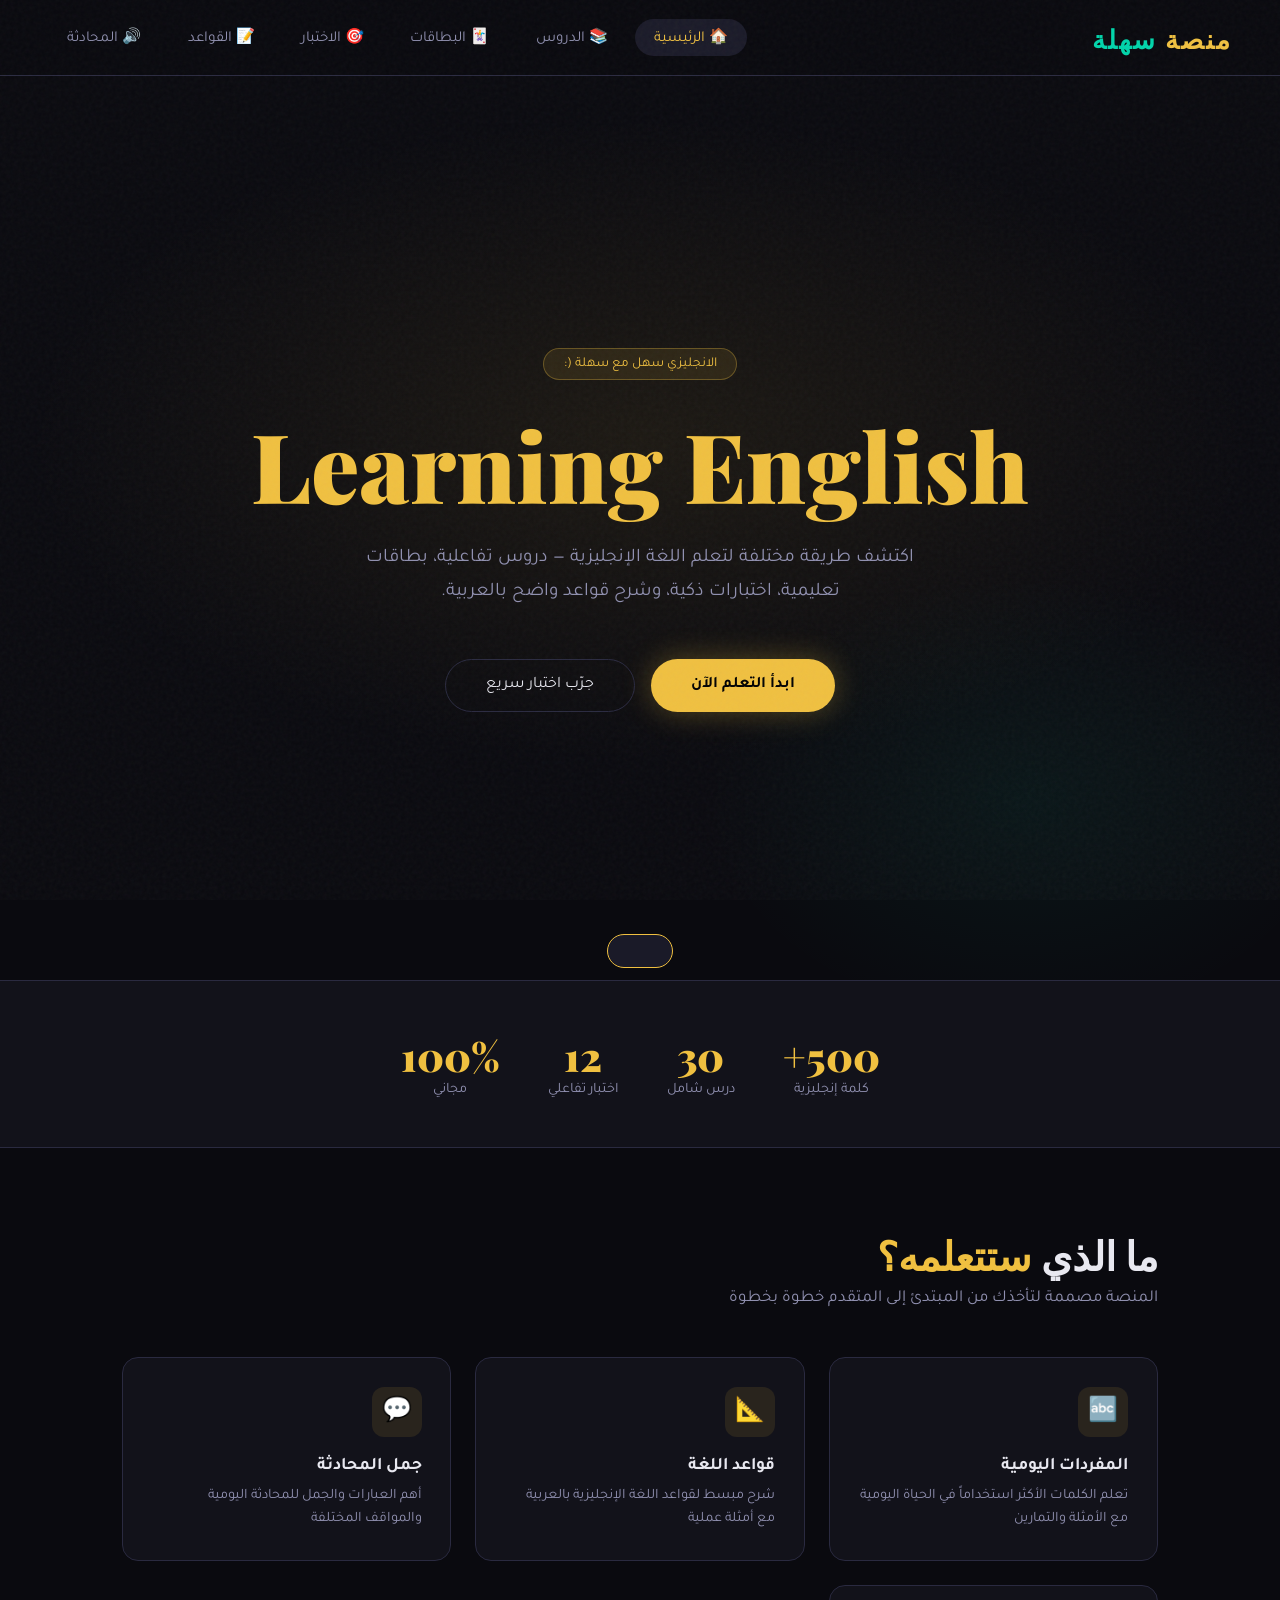
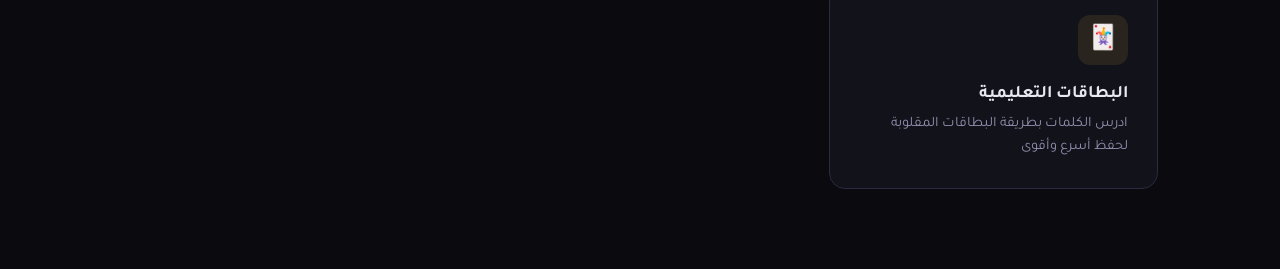
<file: index.html>
<!DOCTYPE html>
<html lang="ar" dir="rtl">
<head>
<meta charset="UTF-8">
<meta name="viewport" content="width=device-width, initial-scale=1.0">
<title>منصة سهلة</title>
<link href="https://fonts.googleapis.com/css2?family=Playfair+Display:wght@400;700;900&family=Tajawal:wght@300;400;500;700&family=Courier+Prime:wght@400;700&display=swap" rel="stylesheet">
<link rel="stylesheet" href="style.css">
</head>
<body>

<!-- NAV -->
<nav>
  <a class="logo" href="#">منصة <span>سهلة</span></a>
  <ul class="nav-links">
    <li><button class="active" onclick="showPage('home')">🏠 الرئيسية</button></li>
    <li><button onclick="showPage('lessons')">📚 الدروس</button></li>
    <li><button onclick="showPage('flashcards')">🃏 البطاقات</button></li>
    <li><button onclick="showPage('quiz')">🎯 الاختبار</button></li>
    <li><button onclick="showPage('grammar')">📝 القواعد</button></li>
    <li><button onclick="showPage('speaking')">🔊 المحادثة</button></li>
  </ul>
</nav>

<!-- HOME PAGE -->
<div id="home" class="page active">
  <section class="hero">
    <div class="hero-bg"></div>
    <div class="hero-badge">الانجليزي سهل مع سهلة (: </div>
    <h1>
      <span class="en">Learning English</span>
    </h1>
    <p>اكتشف طريقة مختلفة لتعلم اللغة الإنجليزية — دروس تفاعلية، بطاقات تعليمية، اختبارات ذكية، وشرح قواعد واضح بالعربية.</p>
    <div class="hero-btns">
      <button class="btn-primary" onclick="showPage('lessons')">ابدأ التعلم الآن</button>
      <button class="btn-outline" onclick="showPage('quiz')">جرّب اختبار سريع</button>
    </div>
  </section>

  <div class="stats">
    <div class="stat"><div class="stat-num">500+</div><div class="stat-label">كلمة إنجليزية</div></div>
    <div class="stat"><div class="stat-num">30</div><div class="stat-label">درس شامل</div></div>
    <div class="stat"><div class="stat-num">12</div><div class="stat-label">اختبار تفاعلي</div></div>
    <div class="stat"><div class="stat-num">100%</div><div class="stat-label">مجاني</div></div>
  </div>

  <div class="section">
    <h2 class="section-title">ما الذي <span>ستتعلمه؟</span></h2>
    <p class="section-sub">المنصة مصممة لتأخذك من المبتدئ إلى المتقدم خطوة بخطوة</p>
    <div class="lessons-grid">
      <div class="lesson-card" onclick="showPage('lessons')">
        <div class="lesson-icon">🔤</div>
        <div class="lesson-title">المفردات اليومية</div>
        <div class="lesson-desc">تعلم الكلمات الأكثر استخداماً في الحياة اليومية مع الأمثلة والتمارين</div>
      </div>
      <div class="lesson-card" onclick="showPage('grammar')">
        <div class="lesson-icon">📐</div>
        <div class="lesson-title">قواعد اللغة</div>
        <div class="lesson-desc">شرح مبسط لقواعد اللغة الإنجليزية بالعربية مع أمثلة عملية</div>
      </div>
      <div class="lesson-card" onclick="showPage('speaking')">
        <div class="lesson-icon">💬</div>
        <div class="lesson-title">جمل المحادثة</div>
        <div class="lesson-desc">أهم العبارات والجمل للمحادثة اليومية والمواقف المختلفة</div>
      </div>
      <div class="lesson-card" onclick="showPage('flashcards')">
        <div class="lesson-icon">🃏</div>
        <div class="lesson-title">البطاقات التعليمية</div>
        <div class="lesson-desc">ادرس الكلمات بطريقة البطاقات المقلوبة لحفظ أسرع وأقوى</div>
      </div>
    </div>
  </div>
</div>

<!-- LESSONS PAGE -->
<div id="lessons" class="page">
  <div class="section">
    <h2 class="section-title">📚 <span>الدروس</span></h2>
    <p class="section-sub">اختر الدرس الذي تريد البدء به</p>
    <div class="lessons-grid" id="lessons-grid"></div>
  </div>
</div>

<!-- LESSON DETAIL -->
<div id="lesson-detail">
  <div class="lesson-header">
    <button class="back-btn" onclick="backToLessons()">→ العودة للدروس</button>
    <h2 id="detail-title" style="font-family:'Playfair Display',serif;color:var(--gold);font-size:1.4rem;"></h2>
  </div>
  <div class="lesson-content-wrap" id="lesson-content-wrap"></div>
</div>

<!-- FLASHCARDS PAGE -->
<div id="flashcards" class="page">
  <div class="flashcard-area">
    <h2 class="section-title" style="text-align:center;margin-bottom:0.5rem;">🃏 <span>البطاقات التعليمية</span></h2>
    <p style="color:var(--text2);text-align:center;margin-bottom:2rem;">اضغط على البطاقة لتقليبها</p>
    <div class="fc-counter" id="fc-counter">بطاقة 1 من 10</div>
    <div class="flashcard-wrap" onclick="flipCard()">
      <div class="flashcard" id="flashcard">
        <div class="flashcard-face flashcard-front">
          <div class="card-hint">الكلمة بالإنجليزية</div>
          <div class="card-word" id="fc-word"></div>
          <div class="card-phonetic" id="fc-phonetic"></div>
        </div>
        <div class="flashcard-face flashcard-back">
          <div class="card-hint">المعنى بالعربية</div>
          <div class="card-translation" id="fc-translation"></div>
          <div class="card-example" id="fc-example"></div>
        </div>
      </div>
    </div>
    <div class="flashcard-controls" id="fc-controls" style="display:none;">
      <button class="fc-btn fc-learn" onclick="nextCard(false)">🔁 سأراجعها</button>
      <button class="fc-btn fc-know" onclick="nextCard(true)">✓ أعرفها</button>
    </div>
    <div id="fc-done" style="display:none;text-align:center;animation:fadeUp 0.5s ease both;">
      <div style="font-size:3rem;margin-bottom:1rem;">🎉</div>
      <div style="font-size:1.5rem;font-weight:700;color:var(--gold);margin-bottom:0.5rem;">أتقنت جميع البطاقات!</div>
      <div style="color:var(--text2);margin-bottom:1.5rem;">لقد راجعت كل الكلمات في هذه الجلسة</div>
      <button class="btn-primary" onclick="startFlashcards()">إعادة البدء</button>
    </div>
  </div>
</div>

<!-- QUIZ PAGE -->
<div id="quiz" class="page">
  <div class="quiz-container">
    <h2 class="section-title" style="margin-bottom:0.5rem;">🎯 <span>اختبار المفردات</span></h2>
    <p style="color:var(--text2);margin-bottom:2rem;">اختر المعنى الصحيح للكلمة</p>
    <div class="quiz-progress"><div class="quiz-progress-fill" id="quiz-progress" style="width:0%"></div></div>
    <div id="quiz-card"></div>
  </div>
</div>

<!-- GRAMMAR PAGE -->
<div id="grammar" class="page">
  <div class="section">
    <h2 class="section-title">📝 <span>قواعد اللغة</span></h2>
    <p class="section-sub">شرح مبسط لأهم قواعد اللغة الإنجليزية</p>
    <div class="grammar-tabs" id="grammar-tabs"></div>
    <div id="grammar-contents"></div>
  </div>
</div>

<!-- SPEAKING PAGE -->
<div id="speaking" class="page">
  <div class="speaking-container">
    <h2 class="section-title" style="margin-bottom:0.5rem;">🔊 <span>جمل المحادثة</span></h2>
    <p style="color:var(--text2);margin-bottom:2rem;">اضغط على أي جملة لسماع نطقها</p>
    <div id="speaking-list"></div>
  </div>
</div>

<!-- TOAST -->
<div class="toast" id="toast"></div>

<script src="main.js">
</script>
</body>
</html>
</file>
<file: style.css>
:root {
    --bg: #0a0a0f;
    --surface: #12121a;
    --surface2: #1a1a28;
    --gold: #f0c040;
    --gold2: #e8a020;
    --teal: #00d4aa;
    --coral: #ff6b6b;
    --text: #e8e8f0;
    --text2: #9090b0;
    --border: #2a2a40;
    --radius: 16px;
  }

  * { margin: 0; padding: 0; box-sizing: border-box; }

  body {
    font-family: 'Tajawal', sans-serif;
    background: var(--bg);
    color: var(--text);
    min-height: 100vh;
    overflow-x: hidden;
  }

  /* ===== NOISE TEXTURE OVERLAY ===== */
  body::before {
    content: '';
    position: fixed;
    inset: 0;
    background-image: url("data:image/svg+xml,%3Csvg viewBox='0 0 256 256' xmlns='http://www.w3.org/2000/svg'%3E%3Cfilter id='noise'%3E%3CfeTurbulence type='fractalNoise' baseFrequency='0.9' numOctaves='4' stitchTiles='stitch'/%3E%3C/filter%3E%3Crect width='100%25' height='100%25' filter='url(%23noise)' opacity='0.04'/%3E%3C/svg%3E");
    pointer-events: none;
    z-index: 9999;
  }

  /* ===== NAV ===== */
  nav {
    position: fixed;
    top: 0; left: 0; right: 0;
    z-index: 100;
    display: flex;
    align-items: center;
    justify-content: space-between;
    padding: 1.2rem 3rem;
    background: rgba(10,10,15,0.85);
    backdrop-filter: blur(20px);
    border-bottom: 1px solid var(--border);
  }

  .logo {
    font-family: 'Playfair Display', serif;
    font-size: 1.6rem;
    font-weight: 900;
    color: var(--gold);
    letter-spacing: 2px;
    text-decoration: none;
  }

  .logo span { color: var(--teal); }

  .nav-links {
    display: flex;
    gap: 0.5rem;
    list-style: none;
  }

  .nav-links button {
    background: none;
    border: none;
    color: var(--text2);
    font-family: 'Tajawal', sans-serif;
    font-size: 0.95rem;
    cursor: pointer;
    padding: 0.5rem 1.2rem;
    border-radius: 50px;
    transition: all 0.3s;
  }

  .nav-links button:hover,
  .nav-links button.active {
    background: var(--surface2);
    color: var(--gold);
  }

  /* ===== PAGES ===== */
  .page { display: none; padding-top: 80px; }
  .page.active { display: block; }

  /* ===== HERO ===== */
  .hero {
    min-height: 100vh;
    display: flex;
    flex-direction: column;
    align-items: center;
    justify-content: center;
    text-align: center;
    padding: 2rem;
    position: relative;
    overflow: hidden;
  }

  .hero-bg {
    position: absolute;
    inset: 0;
    background:
      radial-gradient(ellipse 80% 60% at 50% 40%, rgba(240,192,64,0.08) 0%, transparent 60%),
      radial-gradient(ellipse 50% 50% at 80% 80%, rgba(0,212,170,0.06) 0%, transparent 50%);
  }

  .hero-badge {
    display: inline-flex;
    align-items: center;
    gap: 0.5rem;
    background: rgba(240,192,64,0.1);
    border: 1px solid rgba(240,192,64,0.3);
    color: var(--gold);
    padding: 0.4rem 1.2rem;
    border-radius: 50px;
    font-size: 0.85rem;
    margin-bottom: 2rem;
    animation: fadeDown 0.8s ease both;
  }

  .hero h1 {
    font-family: 'Playfair Display', serif;
    font-size: clamp(3rem, 8vw, 6rem);
    font-weight: 900;
    line-height: 1.1;
    margin-bottom: 1.5rem;
    animation: fadeUp 0.8s 0.2s ease both;
  }

  .hero h1 .en { color: var(--gold); display: block; }
  .hero h1 .ar { color: var(--text); font-size: 0.5em; }

  .hero p {
    font-size: 1.2rem;
    color: var(--text2);
    max-width: 560px;
    line-height: 1.8;
    margin-bottom: 3rem;
    animation: fadeUp 0.8s 0.4s ease both;
  }

  .hero-btns {
    display: flex;
    gap: 1rem;
    flex-wrap: wrap;
    justify-content: center;
    animation: fadeUp 0.8s 0.6s ease both;
  }

  .btn-primary {
    background: var(--gold);
    color: #000;
    border: none;
    padding: 1rem 2.5rem;
    border-radius: 50px;
    font-family: 'Tajawal', sans-serif;
    font-size: 1rem;
    font-weight: 700;
    cursor: pointer;
    transition: all 0.3s;
    box-shadow: 0 0 30px rgba(240,192,64,0.3);
  }

  .btn-primary:hover {
    transform: translateY(-3px);
    box-shadow: 0 0 50px rgba(240,192,64,0.5);
  }

  .btn-outline {
    background: none;
    color: var(--text);
    border: 1px solid var(--border);
    padding: 1rem 2.5rem;
    border-radius: 50px;
    font-family: 'Tajawal', sans-serif;
    font-size: 1rem;
    cursor: pointer;
    transition: all 0.3s;
  }

  .btn-outline:hover {
    border-color: var(--teal);
    color: var(--teal);
  }

  /* ===== STATS ===== */
  .stats {
    display: flex;
    gap: 3rem;
    justify-content: center;
    flex-wrap: wrap;
    padding: 3rem 2rem;
    border-top: 1px solid var(--border);
    border-bottom: 1px solid var(--border);
    background: var(--surface);
    animation: fadeUp 0.8s 0.8s ease both;
  }

  .stat { text-align: center; }
  .stat-num {
    font-family: 'Playfair Display', serif;
    font-size: 2.5rem;
    font-weight: 900;
    color: var(--gold);
  }
  .stat-label { color: var(--text2); font-size: 0.9rem; }

  /* ===== SECTIONS ===== */
  .section {
    padding: 5rem 2rem;
    max-width: 1100px;
    margin: 0 auto;
  }

  .section-title {
    font-family: 'Playfair Display', serif;
    font-size: 2.5rem;
    font-weight: 900;
    margin-bottom: 0.5rem;
    color: var(--text);
  }

  .section-title span { color: var(--gold); }
  .section-sub { color: var(--text2); margin-bottom: 3rem; font-size: 1.05rem; }

  /* ===== LESSONS ===== */
  #lessons-page { background: var(--bg); }

  .lessons-grid {
    display: grid;
    grid-template-columns: repeat(auto-fill, minmax(300px, 1fr));
    gap: 1.5rem;
  }

  .lesson-card {
    background: var(--surface);
    border: 1px solid var(--border);
    border-radius: var(--radius);
    padding: 1.8rem;
    cursor: pointer;
    transition: all 0.3s;
    position: relative;
    overflow: hidden;
  }

  .lesson-card::before {
    content: '';
    position: absolute;
    top: 0; left: 0; right: 0;
    height: 3px;
    background: linear-gradient(90deg, var(--gold), var(--teal));
    transform: scaleX(0);
    transition: transform 0.3s;
    transform-origin: left;
  }

  .lesson-card:hover { border-color: var(--gold); transform: translateY(-4px); }
  .lesson-card:hover::before { transform: scaleX(1); }

  .lesson-icon {
    width: 50px; height: 50px;
    background: rgba(240,192,64,0.1);
    border-radius: 12px;
    display: flex; align-items: center; justify-content: center;
    font-size: 1.5rem;
    margin-bottom: 1.2rem;
  }

  .lesson-level {
    display: inline-block;
    padding: 0.2rem 0.8rem;
    border-radius: 50px;
    font-size: 0.75rem;
    font-weight: 600;
    margin-bottom: 0.8rem;
  }

  .level-beginner { background: rgba(0,212,170,0.15); color: var(--teal); }
  .level-intermediate { background: rgba(240,192,64,0.15); color: var(--gold); }
  .level-advanced { background: rgba(255,107,107,0.15); color: var(--coral); }

  .lesson-title {
    font-size: 1.1rem;
    font-weight: 700;
    margin-bottom: 0.5rem;
  }

  .lesson-desc { color: var(--text2); font-size: 0.9rem; line-height: 1.6; }

  .lesson-meta {
    display: flex;
    gap: 1rem;
    margin-top: 1.2rem;
    color: var(--text2);
    font-size: 0.82rem;
  }

  /* ===== LESSON DETAIL ===== */
  #lesson-detail { display: none; padding-top: 80px; }
  #lesson-detail.active { display: block; }

  .lesson-header {
    background: var(--surface);
    border-bottom: 1px solid var(--border);
    padding: 2rem 3rem;
    display: flex;
    align-items: center;
    gap: 1rem;
  }

  .back-btn {
    background: var(--surface2);
    border: 1px solid var(--border);
    color: var(--text);
    padding: 0.6rem 1.2rem;
    border-radius: 50px;
    cursor: pointer;
    font-family: 'Tajawal', sans-serif;
    font-size: 0.9rem;
    transition: all 0.3s;
  }

  .back-btn:hover { border-color: var(--gold); color: var(--gold); }

  .lesson-content-wrap {
    max-width: 850px;
    margin: 0 auto;
    padding: 3rem 2rem;
  }

  .vocab-grid {
    display: grid;
    grid-template-columns: repeat(auto-fill, minmax(200px, 1fr));
    gap: 1rem;
    margin: 2rem 0;
  }

  .vocab-card {
    background: var(--surface);
    border: 1px solid var(--border);
    border-radius: 12px;
    padding: 1.2rem;
    text-align: center;
    cursor: pointer;
    transition: all 0.3s;
  }

  .vocab-card:hover { border-color: var(--teal); transform: scale(1.04); }

  .vocab-en {
    font-family: 'Courier Prime', monospace;
    font-size: 1.3rem;
    font-weight: 700;
    color: var(--gold);
    margin-bottom: 0.3rem;
  }

  .vocab-ar { color: var(--text2); font-size: 0.9rem; }
  .vocab-pronunciation { color: var(--teal); font-size: 0.8rem; margin-top: 0.3rem; font-family: 'Courier Prime', monospace; }

  /* ===== QUIZ ===== */
  #quiz-page { background: var(--bg); }

  .quiz-container {
    max-width: 700px;
    margin: 0 auto;
    padding: 3rem 2rem;
  }

  .quiz-progress {
    height: 6px;
    background: var(--surface2);
    border-radius: 3px;
    margin-bottom: 2rem;
    overflow: hidden;
  }

  .quiz-progress-fill {
    height: 100%;
    background: linear-gradient(90deg, var(--gold), var(--teal));
    border-radius: 3px;
    transition: width 0.5s ease;
  }

  .quiz-card {
    background: var(--surface);
    border: 1px solid var(--border);
    border-radius: var(--radius);
    padding: 2.5rem;
    animation: fadeUp 0.4s ease both;
  }

  .quiz-q-num { color: var(--text2); font-size: 0.85rem; margin-bottom: 1rem; }

  .quiz-question {
    font-size: 1.4rem;
    font-weight: 700;
    margin-bottom: 2rem;
    line-height: 1.5;
  }

  .quiz-question .en-word {
    font-family: 'Courier Prime', monospace;
    color: var(--gold);
  }

  .quiz-options {
    display: grid;
    gap: 0.8rem;
  }

  .quiz-option {
    background: var(--surface2);
    border: 1px solid var(--border);
    border-radius: 12px;
    padding: 1rem 1.5rem;
    cursor: pointer;
    font-family: 'Tajawal', sans-serif;
    font-size: 1rem;
    color: var(--text);
    text-align: right;
    transition: all 0.2s;
  }

  .quiz-option:hover { border-color: var(--gold); background: rgba(240,192,64,0.05); }
  .quiz-option.correct { border-color: var(--teal); background: rgba(0,212,170,0.1); color: var(--teal); }
  .quiz-option.wrong { border-color: var(--coral); background: rgba(255,107,107,0.1); color: var(--coral); }
  .quiz-option:disabled { cursor: not-allowed; }

  .quiz-result {
    text-align: center;
    padding: 3rem;
    background: var(--surface);
    border: 1px solid var(--border);
    border-radius: var(--radius);
    animation: fadeUp 0.5s ease both;
  }

  .quiz-score {
    font-family: 'Playfair Display', serif;
    font-size: 5rem;
    font-weight: 900;
    color: var(--gold);
  }

  .quiz-score-label { color: var(--text2); margin-bottom: 2rem; }
  .quiz-emoji { font-size: 3rem; margin-bottom: 1rem; }

  /* ===== FLASHCARDS ===== */
  #flashcards-page { background: var(--bg); }

  .flashcard-area {
    max-width: 600px;
    margin: 0 auto;
    padding: 3rem 2rem;
    text-align: center;
  }

  .flashcard-wrap {
    perspective: 1200px;
    height: 280px;
    margin-bottom: 2rem;
    cursor: pointer;
  }

  .flashcard {
    width: 100%;
    height: 100%;
    position: relative;
    transform-style: preserve-3d;
    transition: transform 0.6s cubic-bezier(0.4, 0, 0.2, 1);
  }

  .flashcard.flipped { transform: rotateY(180deg); }

  .flashcard-face {
    position: absolute;
    inset: 0;
    display: flex;
    flex-direction: column;
    align-items: center;
    justify-content: center;
    border-radius: var(--radius);
    backface-visibility: hidden;
  }

  .flashcard-front {
    background: linear-gradient(135deg, var(--surface), var(--surface2));
    border: 1px solid var(--gold);
    box-shadow: 0 0 40px rgba(240,192,64,0.1);
  }

  .flashcard-back {
    background: linear-gradient(135deg, #0d1a15, #0a1210);
    border: 1px solid var(--teal);
    transform: rotateY(180deg);
    box-shadow: 0 0 40px rgba(0,212,170,0.1);
  }

  .card-hint { color: var(--text2); font-size: 0.8rem; margin-bottom: 1rem; }
  .card-word {
    font-family: 'Courier Prime', monospace;
    font-size: 2.8rem;
    font-weight: 700;
    color: var(--gold);
    margin-bottom: 0.5rem;
  }

  .card-phonetic { color: var(--text2); font-family: 'Courier Prime', monospace; font-size: 1rem; }
  .card-translation { font-size: 1.8rem; color: var(--teal); font-weight: 700; margin-bottom: 0.5rem; }
  .card-example { color: var(--text2); font-size: 0.9rem; font-style: italic; max-width: 80%; }

  .flashcard-controls {
    display: flex;
    gap: 1rem;
    justify-content: center;
    margin-top: 1rem;
  }

  .fc-btn {
    padding: 0.8rem 2rem;
    border-radius: 50px;
    font-family: 'Tajawal', sans-serif;
    font-size: 0.95rem;
    font-weight: 600;
    cursor: pointer;
    transition: all 0.3s;
    border: none;
  }

  .fc-know { background: rgba(0,212,170,0.15); color: var(--teal); border: 1px solid var(--teal); }
  .fc-know:hover { background: var(--teal); color: #000; }
  .fc-learn { background: rgba(255,107,107,0.15); color: var(--coral); border: 1px solid var(--coral); }
  .fc-learn:hover { background: var(--coral); color: #fff; }

  .fc-counter {
    color: var(--text2);
    font-size: 0.9rem;
    margin-bottom: 1.5rem;
  }

  /* ===== GRAMMAR ===== */
  #grammar-page { background: var(--bg); }

  .grammar-tabs {
    display: flex;
    gap: 0.5rem;
    flex-wrap: wrap;
    margin-bottom: 2rem;
  }

  .grammar-tab {
    background: var(--surface);
    border: 1px solid var(--border);
    color: var(--text2);
    padding: 0.6rem 1.4rem;
    border-radius: 50px;
    cursor: pointer;
    font-family: 'Tajawal', sans-serif;
    font-size: 0.9rem;
    transition: all 0.3s;
  }

  .grammar-tab.active { background: var(--gold); color: #000; border-color: var(--gold); font-weight: 700; }
  .grammar-tab:hover:not(.active) { border-color: var(--gold); color: var(--gold); }

  .grammar-content { display: none; animation: fadeUp 0.4s ease both; }
  .grammar-content.active { display: block; }

  .grammar-box {
    background: var(--surface);
    border: 1px solid var(--border);
    border-radius: var(--radius);
    padding: 2rem;
    margin-bottom: 1.5rem;
  }

  .grammar-box h3 {
    font-family: 'Playfair Display', serif;
    font-size: 1.3rem;
    color: var(--gold);
    margin-bottom: 1rem;
  }

  .grammar-box p { color: var(--text2); line-height: 1.8; margin-bottom: 1rem; }

  .formula {
    background: var(--surface2);
    border: 1px solid var(--border);
    border-radius: 10px;
    padding: 1rem 1.5rem;
    font-family: 'Courier Prime', monospace;
    color: var(--teal);
    font-size: 1rem;
    margin: 1rem 0;
    border-right: 3px solid var(--teal);
  }

  .examples-list {
    list-style: none;
    display: flex;
    flex-direction: column;
    gap: 0.6rem;
    margin-top: 1rem;
  }

  .examples-list li {
    background: var(--surface2);
    padding: 0.8rem 1.2rem;
    border-radius: 8px;
    color: var(--text);
    border-right: 2px solid var(--gold);
    font-size: 0.95rem;
  }

  .examples-list li span { color: var(--text2); font-size: 0.85rem; }

  /* ===== ANIMATIONS ===== */
  @keyframes fadeUp {
    from { opacity: 0; transform: translateY(20px); }
    to { opacity: 1; transform: translateY(0); }
  }

  @keyframes fadeDown {
    from { opacity: 0; transform: translateY(-20px); }
    to { opacity: 1; transform: translateY(0); }
  }

  /* ===== PROGRESS BAR NAV ===== */
  .progress-nav {
    background: var(--surface);
    border: 1px solid var(--border);
    border-radius: var(--radius);
    padding: 1.5rem;
    margin-bottom: 2rem;
    display: flex;
    align-items: center;
    gap: 1.5rem;
  }

  .progress-avatar {
    width: 50px; height: 50px;
    background: linear-gradient(135deg, var(--gold), var(--gold2));
    border-radius: 50%;
    display: flex; align-items: center; justify-content: center;
    font-size: 1.5rem;
    flex-shrink: 0;
  }

  .progress-info { flex: 1; }
  .progress-name { font-weight: 700; margin-bottom: 0.3rem; }
  .progress-xp { color: var(--text2); font-size: 0.85rem; margin-bottom: 0.5rem; }

  .xp-bar {
    height: 8px;
    background: var(--surface2);
    border-radius: 4px;
    overflow: hidden;
  }

  .xp-fill {
    height: 100%;
    background: linear-gradient(90deg, var(--gold), var(--teal));
    border-radius: 4px;
    width: 65%;
    transition: width 1s ease;
  }

  /* ===== SPEAKING ===== */
  #speaking-page { background: var(--bg); }

  .speaking-container {
    max-width: 700px;
    margin: 0 auto;
    padding: 3rem 2rem;
  }

  .sentence-card {
    background: var(--surface);
    border: 1px solid var(--border);
    border-radius: var(--radius);
    padding: 2rem;
    margin-bottom: 1.5rem;
    cursor: pointer;
    transition: all 0.3s;
  }

  .sentence-card:hover { border-color: var(--teal); }

  .sentence-en {
    font-family: 'Courier Prime', monospace;
    font-size: 1.3rem;
    color: var(--gold);
    margin-bottom: 0.5rem;
    line-height: 1.5;
  }

  .sentence-ar { color: var(--text2); font-size: 0.95rem; }

  .play-btn {
    display: inline-flex;
    align-items: center;
    gap: 0.5rem;
    margin-top: 1rem;
    background: rgba(0,212,170,0.1);
    border: 1px solid var(--teal);
    color: var(--teal);
    padding: 0.5rem 1.2rem;
    border-radius: 50px;
    font-family: 'Tajawal', sans-serif;
    font-size: 0.85rem;
    cursor: pointer;
    transition: all 0.3s;
  }

  .play-btn:hover { background: var(--teal); color: #000; }

  /* ===== NOTIFICATION ===== */
  .toast {
    position: fixed;
    bottom: 2rem;
    left: 50%;
    transform: translateX(-50%) translateY(100px);
    background: var(--surface2);
    border: 1px solid var(--gold);
    color: var(--gold);
    padding: 1rem 2rem;
    border-radius: 50px;
    font-size: 0.95rem;
    z-index: 9998;
    transition: transform 0.4s cubic-bezier(0.34, 1.56, 0.64, 1);
  }

  .toast.show { transform: translateX(-50%) translateY(0); }

  /* ===== RESPONSIVE ===== */
  @media (max-width: 768px) {
    nav { padding: 1rem 1.5rem; }
    .nav-links button { font-size: 0.8rem; padding: 0.4rem 0.8rem; }
    .hero h1 { font-size: 2.5rem; }
    .stats { gap: 1.5rem; }
    .lesson-header { padding: 1.5rem; }
  }
</file>
